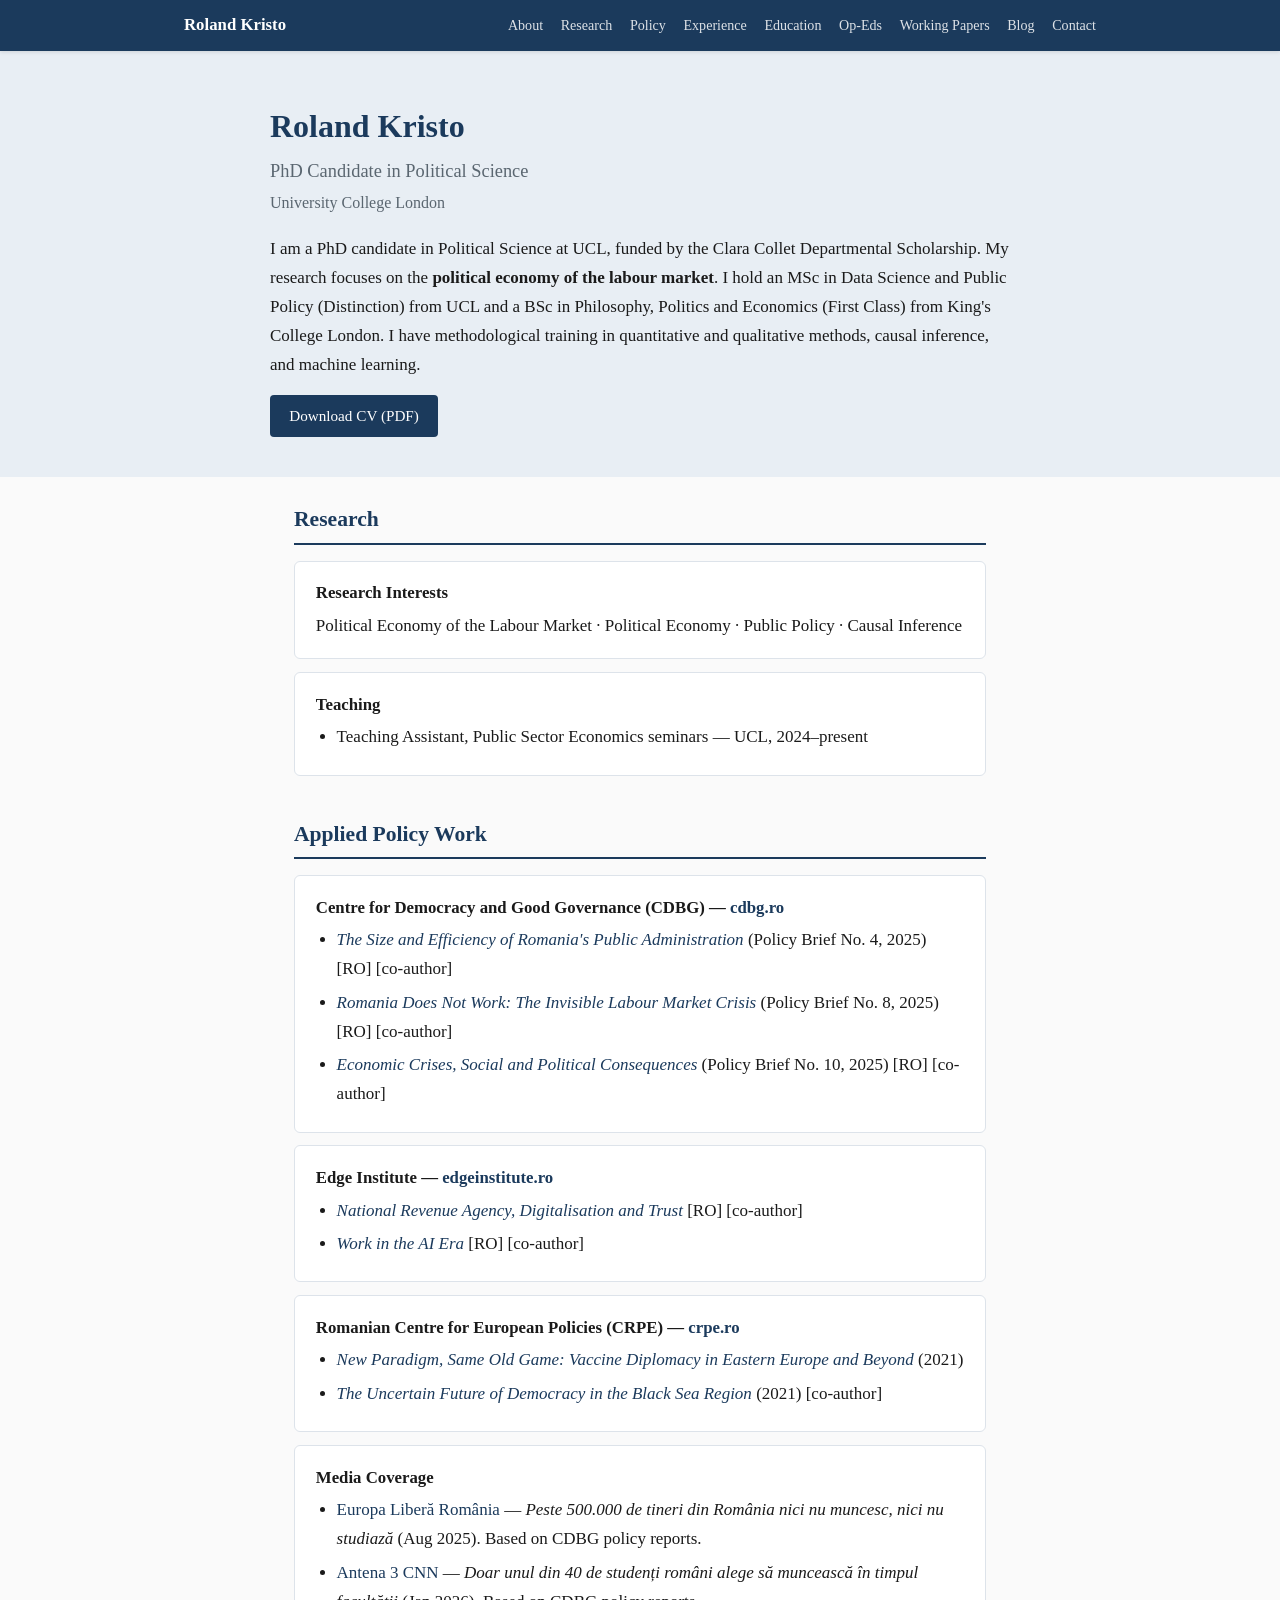
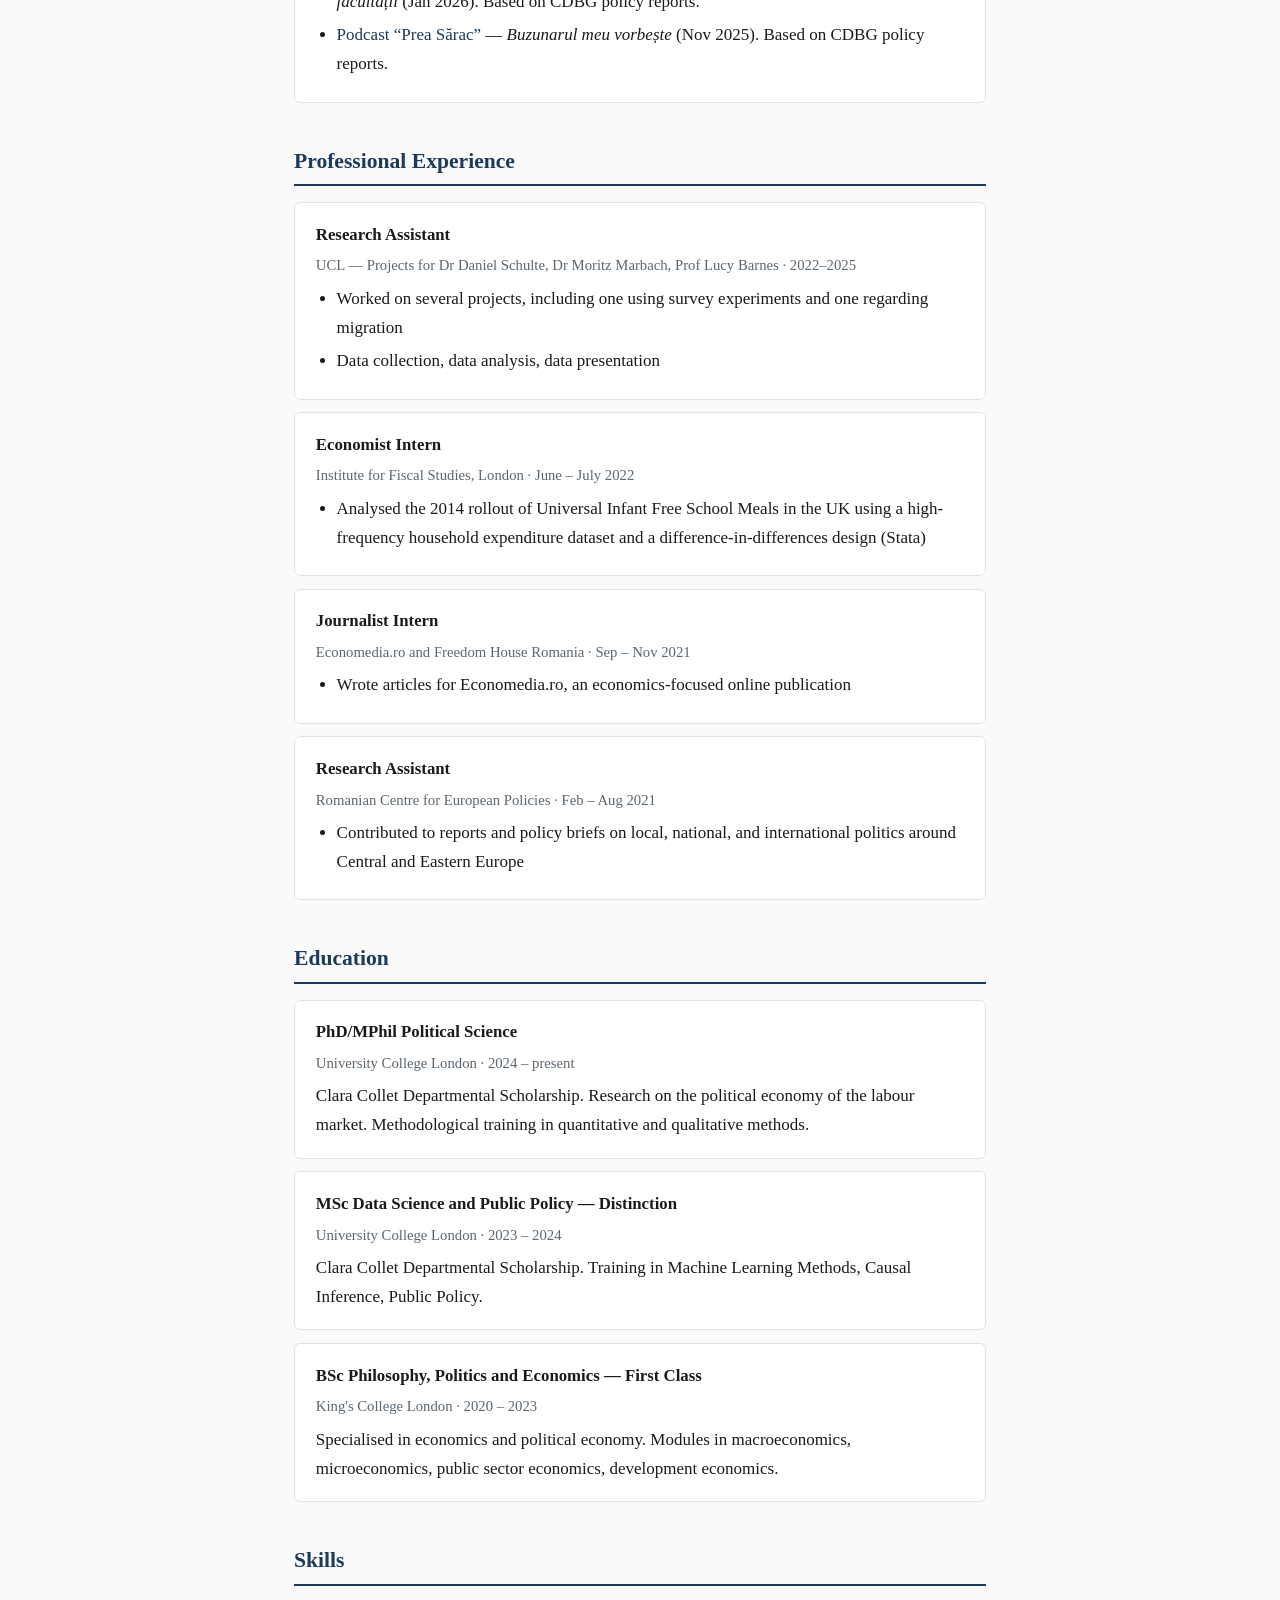
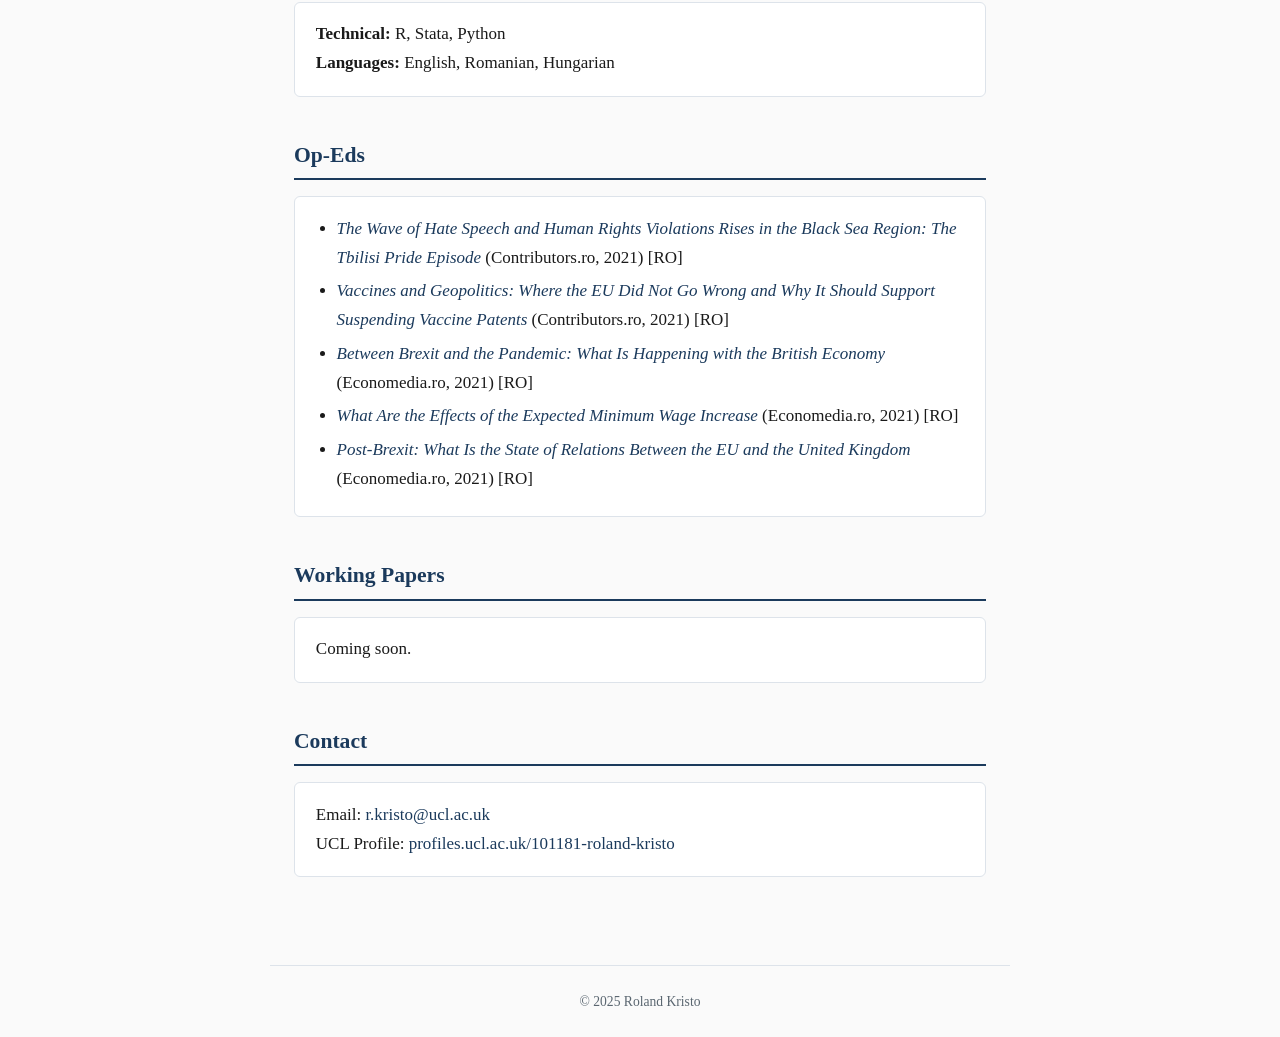
<file: index.html>
<!DOCTYPE html>
<html lang="en">
<head>
    <meta charset="UTF-8">
    <meta name="viewport" content="width=device-width, initial-scale=1.0">
    <title>Roland Kristo — Political Science PhD Candidate, UCL</title>
    <link rel="stylesheet" href="style.css">
</head>
<body>
    <nav>
        <div class="nav-inner">
            <a href="#about" class="nav-name">Roland Kristo</a>
            <div class="nav-links">
                <a href="#about">About</a>
                <a href="#research">Research</a>
                <a href="#policy">Policy</a>
                <a href="#experience">Experience</a>
                <a href="#education">Education</a>
                <a href="#op-eds">Op-Eds</a>
                <a href="#working-papers">Working Papers</a>
                <a href="blog.html">Blog</a>
                <a href="#contact">Contact</a>
            </div>
        </div>
    </nav>

    <header id="about">
        <div class="header-content">
            <div class="header-text">
                <h1>Roland Kristo</h1>
                <p class="subtitle">PhD Candidate in Political Science</p>
                <p class="affiliation">University College London</p>
                <p class="bio">
                    I am a PhD candidate in Political Science at UCL, funded by the Clara Collet Departmental Scholarship.
                    My research focuses on the <strong>political economy of the labour market</strong>. I hold an MSc in Data Science
                    and Public Policy (Distinction) from UCL and a BSc in Philosophy, Politics and Economics (First Class) from
                    King's College London. I have methodological training in quantitative and qualitative methods, causal inference,
                    and machine learning.
                </p>
                <p style="margin-top:1rem;">
                    <a href="cv_roland_kristo.pdf" class="cv-download" download>Download CV (PDF)</a>
                </p>
            </div>
        </div>
    </header>

    <main>
        <section id="research">
            <h2>Research</h2>
            <div class="card">
                <h3>Research Interests</h3>
                <p>Political Economy of the Labour Market &middot; Political Economy &middot; Public Policy &middot; Causal Inference</p>
            </div>
            <div class="card">
                <h3>Teaching</h3>
                <ul>
                    <li>Teaching Assistant, Public Sector Economics seminars — UCL, 2024–present</li>
                </ul>
            </div>
        </section>

        <section id="policy">
            <h2>Applied Policy Work</h2>

            <div class="card">
                <h3>Centre for Democracy and Good Governance (CDBG) &mdash; <a href="https://cdbg.ro" target="_blank">cdbg.ro</a></h3>
                <ul>
                    <li><a href="https://cdbg.ro/rapoarte/dimensiunea-si-eficienta-aparatului-bugetar-in-romania" target="_blank"><em>The Size and Efficiency of Romania's Public Administration</em></a> (Policy Brief No.&nbsp;4, 2025) [RO] [co-author]</li>
                    <li><a href="https://www.cdbg.ro/rapoarte/romania-care-nu-munceste-criza-invizibila-a-pietei-muncii" target="_blank"><em>Romania Does Not Work: The Invisible Labour Market Crisis</em></a> (Policy Brief No.&nbsp;8, 2025) [RO] [co-author]</li>
                    <li><a href="https://cdbg.ro/rapoarte/crize-economice-consecinte-sociale-si-politice-cum-au-trecut-romanii-prin-crizele-ultimelor-doua-decenii" target="_blank"><em>Economic Crises, Social and Political Consequences</em></a> (Policy Brief No.&nbsp;10, 2025) [RO] [co-author]</li>
                </ul>
            </div>

            <div class="card">
                <h3>Edge Institute &mdash; <a href="http://edgeinstitute.ro" target="_blank">edgeinstitute.ro</a></h3>
                <ul>
                    <li><a href="https://newsletter.edgeinstitute.ro/p/anaf-digitalizare-si-incredere" target="_blank"><em>National Revenue Agency, Digitalisation and Trust</em></a> [RO] [co-author]</li>
                    <li><a href="https://newsletter.edgeinstitute.ro/p/munca-in-era-ai" target="_blank"><em>Work in the AI Era</em></a> [RO] [co-author]</li>
                </ul>
            </div>

            <div class="card">
                <h3>Romanian Centre for European Policies (CRPE) &mdash; <a href="https://www.crpe.ro" target="_blank">crpe.ro</a></h3>
                <ul>
                    <li><a href="https://www.crpe.ro/wp-content/uploads/2021/05/Kristo-New-Paradigm-Same-Old-Game-Vaccine-Diplomacy-in-E-1.pdf" target="_blank"><em>New Paradigm, Same Old Game: Vaccine Diplomacy in Eastern Europe and Beyond</em></a> (2021)</li>
                    <li><a href="https://www.crpe.ro/wp-content/uploads/2021/03/Report_Black-Sea-Region-in-2021_CRPE_The-uncertain-future-of-democracy-in-the-black-sea-region.pdf" target="_blank"><em>The Uncertain Future of Democracy in the Black Sea Region</em></a> (2021) [co-author]</li>
                </ul>
            </div>

            <div class="card">
                <h3>Media Coverage</h3>
                <ul>
                    <li><a href="https://romania.europalibera.org/a/tara-in-service-jumatate-de-milion-de-tineri-romani-nu-munesc-si-nu-studiaza/33514634.html" target="_blank">Europa Liberă România</a> &mdash; <em>Peste 500.000 de tineri din România nici nu muncesc, nici nu studiază</em> (Aug 2025). Based on CDBG policy reports.</li>
                    <li><a href="https://www.antena3.ro/video/doar-unul-din-40-de-studenti-romani-alege-sa-munceasca-in-timpul-facultatii-sociolog-economia-nu-are-acces-la-forta-de-munca-educata-223240.html" target="_blank">Antena 3 CNN</a> &mdash; <em>Doar unul din 40 de studenți români alege să muncească în timpul facultății</em> (Jan 2026). Based on CDBG policy reports.</li>
                    <li><a href="https://open.spotify.com/episode/4Pp3awBQW32SE0CUkoxOda" target="_blank">Podcast &ldquo;Prea Sărac&rdquo;</a> &mdash; <em>Buzunarul meu vorbește</em> (Nov 2025). Based on CDBG policy reports.</li>
                </ul>
            </div>
        </section>

        <section id="experience">
            <h2>Professional Experience</h2>

            <div class="card">
                <h3>Research Assistant</h3>
                <p class="meta">UCL — Projects for Dr Daniel Schulte, Dr Moritz Marbach, Prof Lucy Barnes &middot; 2022–2025</p>
                <ul>
                    <li>Worked on several projects, including one using survey experiments and one regarding migration</li>
                    <li>Data collection, data analysis, data presentation</li>
                </ul>
            </div>

            <div class="card">
                <h3>Economist Intern</h3>
                <p class="meta">Institute for Fiscal Studies, London &middot; June – July 2022</p>
                <ul>
                    <li>Analysed the 2014 rollout of Universal Infant Free School Meals in the UK using a high-frequency household expenditure dataset and a difference-in-differences design (Stata)</li>
                </ul>
            </div>

            <div class="card">
                <h3>Journalist Intern</h3>
                <p class="meta">Economedia.ro and Freedom House Romania &middot; Sep – Nov 2021</p>
                <ul>
                    <li>Wrote articles for Economedia.ro, an economics-focused online publication</li>
                </ul>
            </div>

            <div class="card">
                <h3>Research Assistant</h3>
                <p class="meta">Romanian Centre for European Policies &middot; Feb – Aug 2021</p>
                <ul>
                    <li>Contributed to reports and policy briefs on local, national, and international politics around Central and Eastern Europe</li>
                </ul>
            </div>
        </section>

        <section id="education">
            <h2>Education</h2>

            <div class="card">
                <h3>PhD/MPhil Political Science</h3>
                <p class="meta">University College London &middot; 2024 – present</p>
                <p>Clara Collet Departmental Scholarship. Research on the political economy of the labour market. Methodological training in quantitative and qualitative methods.</p>
            </div>

            <div class="card">
                <h3>MSc Data Science and Public Policy — Distinction</h3>
                <p class="meta">University College London &middot; 2023 – 2024</p>
                <p>Clara Collet Departmental Scholarship. Training in Machine Learning Methods, Causal Inference, Public Policy.</p>
            </div>

            <div class="card">
                <h3>BSc Philosophy, Politics and Economics — First Class</h3>
                <p class="meta">King's College London &middot; 2020 – 2023</p>
                <p>Specialised in economics and political economy. Modules in macroeconomics, microeconomics, public sector economics, development economics.</p>
            </div>
        </section>

        <section id="skills">
            <h2>Skills</h2>
            <div class="card">
                <p><strong>Technical:</strong> R, Stata, Python</p>
                <p><strong>Languages:</strong> English, Romanian, Hungarian</p>
            </div>
        </section>

        <section id="op-eds">
            <h2>Op-Eds</h2>
            <div class="card">
                <ul>
                    <li><a href="https://www.contributors.ro/valul-de-hate-speech-si-incalcarea-drepturilor-omului-se-ridica-in-regiunea-marii-negre-episodul-tbilisi-pride-iulie-2021/" target="_blank"><em>The Wave of Hate Speech and Human Rights Violations Rises in the Black Sea Region: The Tbilisi Pride Episode</em></a> (Contributors.ro, 2021) [RO]</li>
                    <li><a href="https://www.contributors.ro/vaccinuri-si-geopolitica-unde-nu-a-gresit-uniunea-europeana-si-de-ce-ar-trebui-sa-sustina-suspendarea-brevetelor-de-vaccin/" target="_blank"><em>Vaccines and Geopolitics: Where the EU Did Not Go Wrong and Why It Should Support Suspending Vaccine Patents</em></a> (Contributors.ro, 2021) [RO]</li>
                    <li><a href="https://economedia.ro/analiza-intre-brexit-si-pandemie-ce-se-intampla-cu-economia-marii-britanii.html" target="_blank"><em>Between Brexit and the Pandemic: What Is Happening with the British Economy</em></a> (Economedia.ro, 2021) [RO]</li>
                    <li><a href="https://economedia.ro/analiza-care-sunt-efectele-cresterii-asteptate-a-salariului-minim.html" target="_blank"><em>What Are the Effects of the Expected Minimum Wage Increase</em></a> (Economedia.ro, 2021) [RO]</li>
                    <li><a href="https://economedia.ro/post-brexit-care-este-starea-relatiilor-dintre-uniunea-europeana-si-regatul-unit.html" target="_blank"><em>Post-Brexit: What Is the State of Relations Between the EU and the United Kingdom</em></a> (Economedia.ro, 2021) [RO]</li>
                </ul>
            </div>
        </section>

        <section id="working-papers">
            <h2>Working Papers</h2>
            <div class="card">
                <p>Coming soon.</p>
            </div>
        </section>

        <section id="contact">
            <h2>Contact</h2>
            <div class="card">
                <p>Email: <a href="mailto:r.kristo@ucl.ac.uk">r.kristo@ucl.ac.uk</a></p>
                <p>UCL Profile: <a href="https://profiles.ucl.ac.uk/101181-roland-kristo" target="_blank">profiles.ucl.ac.uk/101181-roland-kristo</a></p>
            </div>
        </section>
    </main>

    <footer>
        <p>&copy; 2025 Roland Kristo</p>
    </footer>
</body>
</html>
</file>
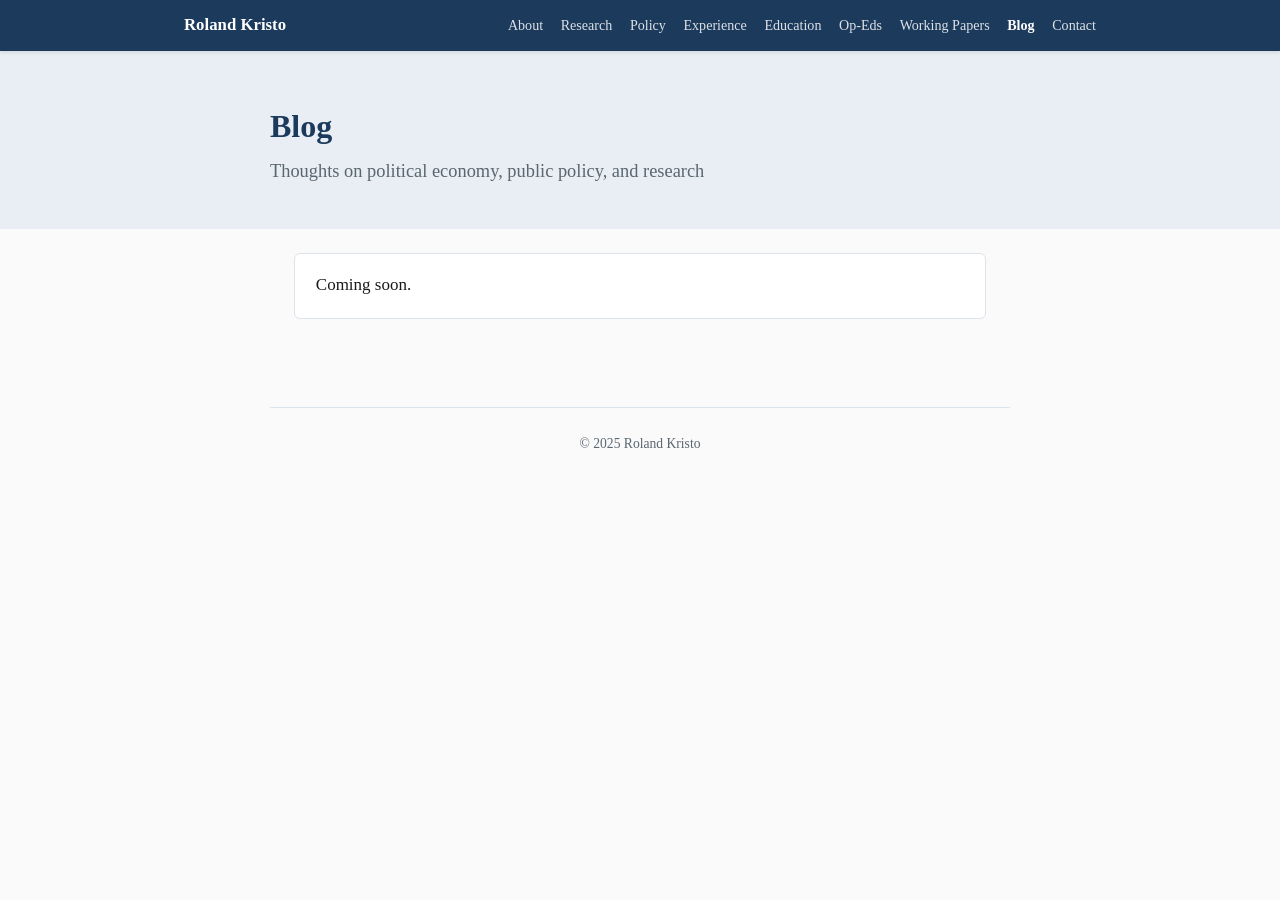
<file: blog.html>
<!DOCTYPE html>
<html lang="en">
<head>
    <meta charset="UTF-8">
    <meta name="viewport" content="width=device-width, initial-scale=1.0">
    <title>Blog — Roland Kristo</title>
    <link rel="stylesheet" href="style.css">
</head>
<body>
    <nav>
        <div class="nav-inner">
            <a href="index.html" class="nav-name">Roland Kristo</a>
            <div class="nav-links">
                <a href="index.html#about">About</a>
                <a href="index.html#research">Research</a>
                <a href="index.html#policy">Policy</a>
                <a href="index.html#experience">Experience</a>
                <a href="index.html#education">Education</a>
                <a href="index.html#op-eds">Op-Eds</a>
                <a href="index.html#working-papers">Working Papers</a>
                <a href="blog.html" class="nav-active">Blog</a>
                <a href="index.html#contact">Contact</a>
            </div>
        </div>
    </nav>

    <header>
        <div class="header-content">
            <div class="header-text">
                <h1>Blog</h1>
                <p class="subtitle">Thoughts on political economy, public policy, and research</p>
            </div>
        </div>
    </header>

    <main>
        <section>
            <div class="card">
                <p>Coming soon.</p>
            </div>
        </section>
    </main>

    <footer>
        <p>&copy; 2025 Roland Kristo</p>
    </footer>
</body>
</html>
</file>
<file: style.css>
/* ── Reset & Base ── */
*, *::before, *::after { margin: 0; padding: 0; box-sizing: border-box; }

:root {
    --bg: #fafafa;
    --text: #1a1a1a;
    --accent: #1b3a5c;
    --accent-light: #e8eef4;
    --card-bg: #ffffff;
    --border: #dde3ea;
    --muted: #5a6670;
    --max-w: 740px;
}

html { scroll-behavior: smooth; }

body {
    font-family: "Palatino Linotype", Palatino, "Book Antiqua", Georgia, serif;
    background: var(--bg);
    color: var(--text);
    line-height: 1.7;
    font-size: 17px;
}

a { color: var(--accent); text-decoration: none; }
a:hover { text-decoration: underline; }

/* ── Nav ── */
nav {
    position: sticky;
    top: 0;
    background: var(--accent);
    color: #fff;
    z-index: 100;
    box-shadow: 0 1px 4px rgba(0,0,0,.12);
}

.nav-inner {
    max-width: 960px;
    margin: 0 auto;
    padding: 0.7rem 1.5rem;
    display: flex;
    justify-content: space-between;
    align-items: center;
    flex-wrap: nowrap;
}

.nav-links {
    display: flex;
    flex-wrap: nowrap;
    white-space: nowrap;
}

.nav-name { color: #fff; font-weight: 700; font-size: 1.05rem; }
.nav-name:hover { text-decoration: none; opacity: .85; }

.nav-links a {
    color: rgba(255,255,255,.85);
    margin-left: 1.1rem;
    font-size: 0.88rem;
}
.nav-links a:hover { color: #fff; text-decoration: none; }
.nav-links a.nav-active { color: #fff; font-weight: 600; }

/* ── Header ── */
header {
    background: var(--accent-light);
    padding: 3rem 1.5rem 2.5rem;
}

.header-content {
    max-width: var(--max-w);
    margin: 0 auto;
}

h1 { font-size: 2rem; color: var(--accent); margin-bottom: .15rem; }
.subtitle { font-size: 1.15rem; color: var(--muted); margin-bottom: .1rem; }
.affiliation { font-size: 1rem; color: var(--muted); margin-bottom: 1.2rem; }
.bio { margin-bottom: .8rem; }

/* ── Main Sections ── */
main {
    max-width: var(--max-w);
    margin: 0 auto;
    padding: 1.5rem 1.5rem 3rem;
}

section { margin-bottom: 2.5rem; }

h2 {
    font-size: 1.35rem;
    color: var(--accent);
    border-bottom: 2px solid var(--accent);
    padding-bottom: .3rem;
    margin-bottom: 1rem;
}

h3 { font-size: 1.05rem; margin-bottom: .25rem; }

.meta { color: var(--muted); font-size: .92rem; margin-bottom: .4rem; }

.card {
    background: var(--card-bg);
    border: 1px solid var(--border);
    border-radius: 6px;
    padding: 1.1rem 1.3rem;
    margin-bottom: .8rem;
}

ul { padding-left: 1.3rem; }
li { margin-bottom: .3rem; }

/* ── CV Download Button ── */
.cv-download {
    display: inline-block;
    background: var(--accent);
    color: #fff !important;
    padding: .5rem 1.2rem;
    border-radius: 4px;
    font-size: .95rem;
    text-decoration: none !important;
}
.cv-download:hover { opacity: .85; }

/* ── Footer ── */
footer {
    text-align: center;
    padding: 1.5rem;
    color: var(--muted);
    font-size: .85rem;
    border-top: 1px solid var(--border);
    max-width: var(--max-w);
    margin: 0 auto;
}

/* ── Responsive ── */
@media (max-width: 600px) {
    nav { overflow-x: auto; }
    .nav-inner { min-width: max-content; }
    .nav-links a { margin-left: .8rem; font-size: .82rem; }
    h1 { font-size: 1.5rem; }
    header { padding: 2rem 1rem 1.5rem; }
    main { padding: 1rem; }
}
</file>
